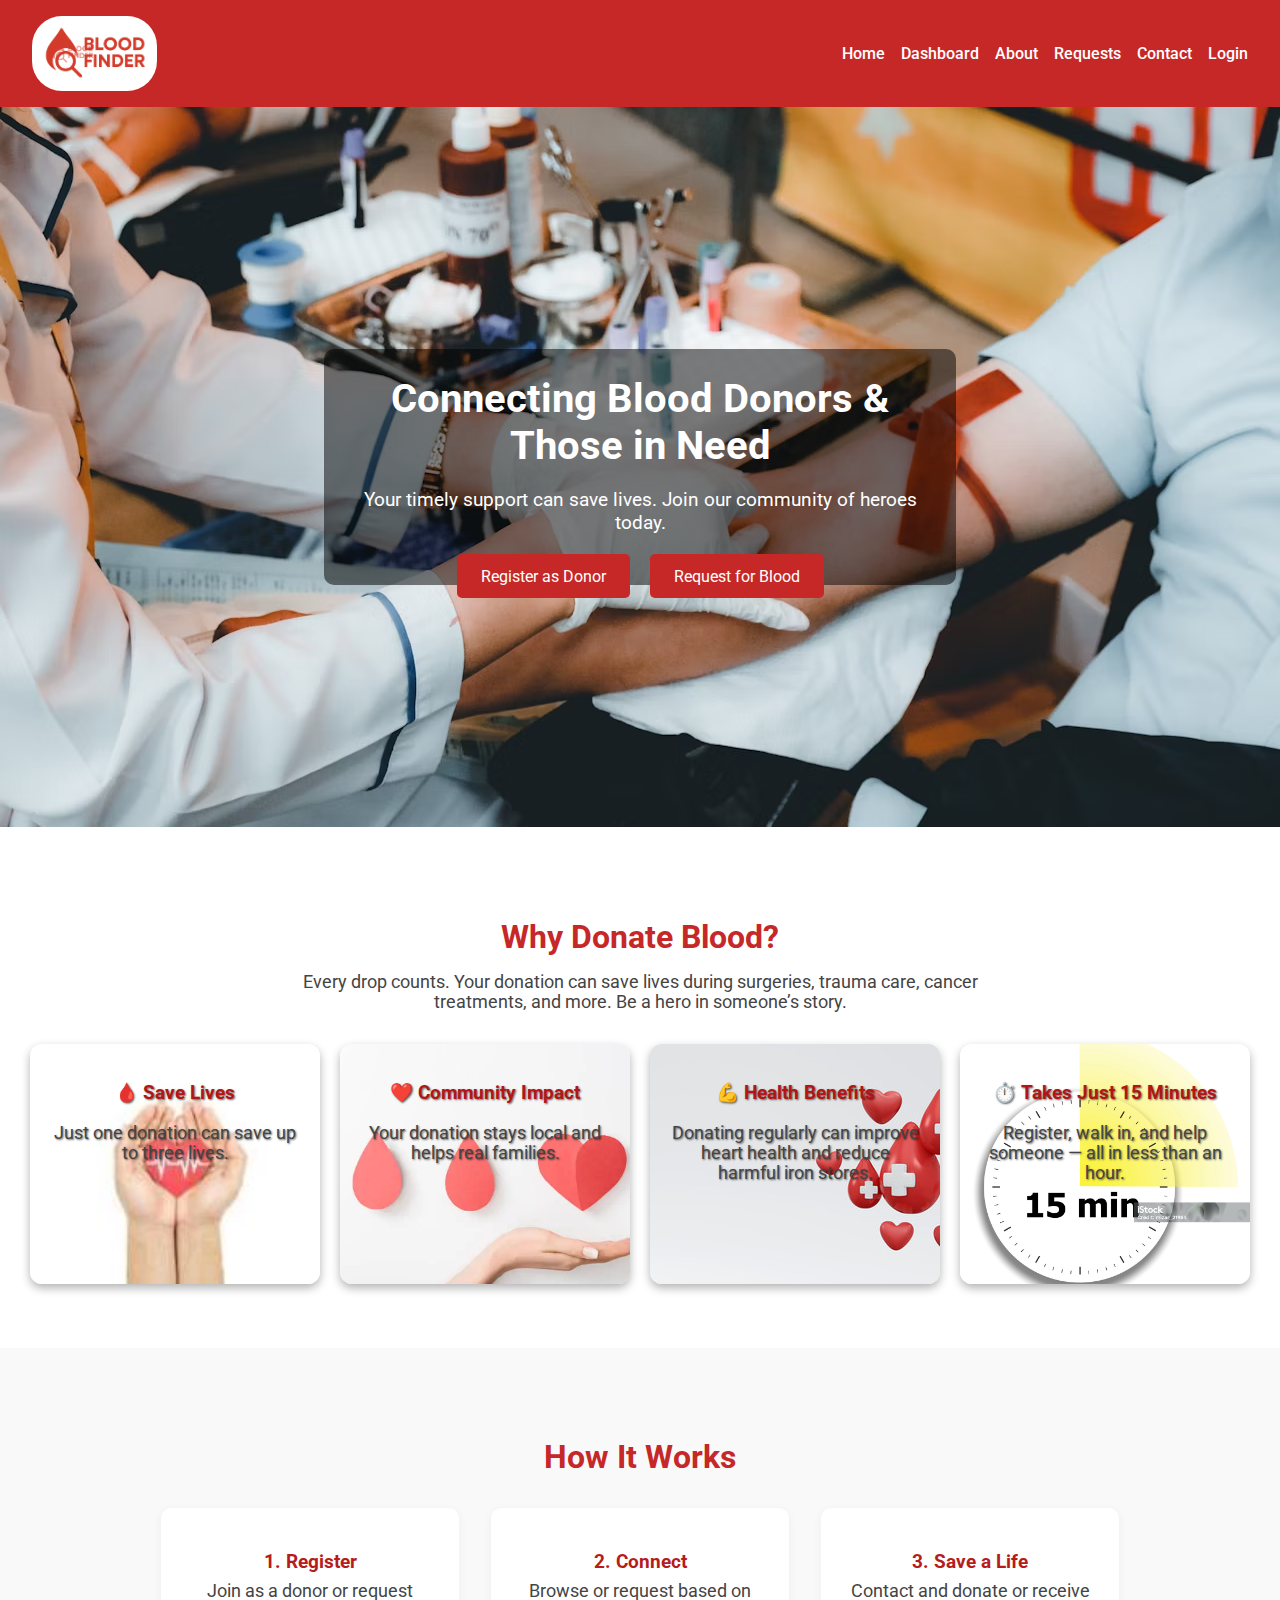
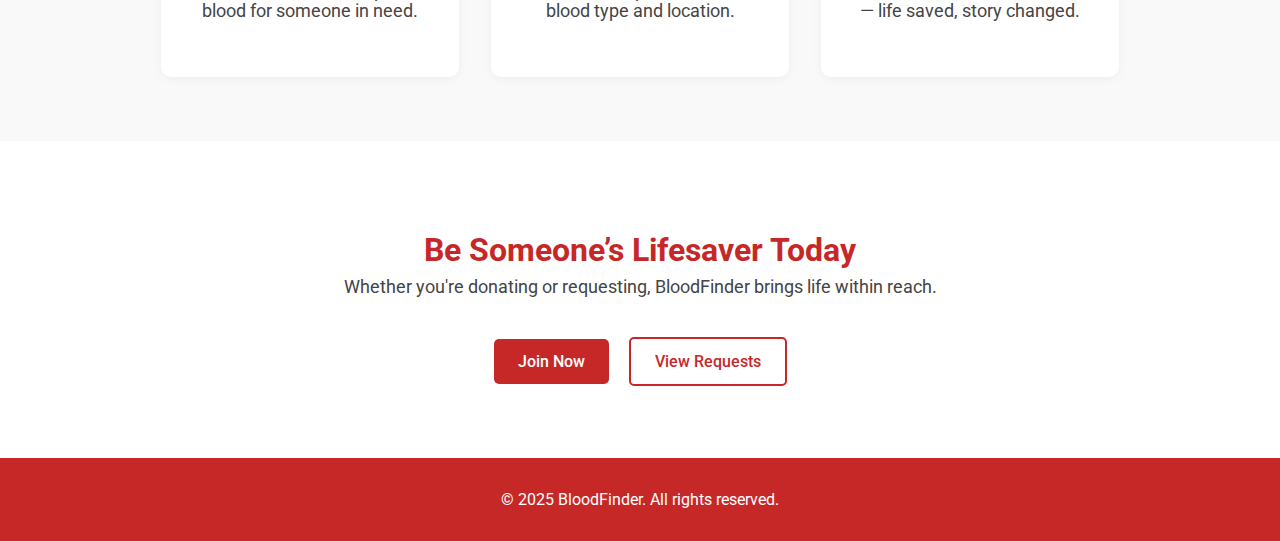
<file: index.html>
<!DOCTYPE html>
<html lang="en">
<head>
  <meta charset="UTF-8" />
  <meta name="viewport" content="width=device-width, initial-scale=1.0"/>
  <title>Community Blood Donor Finder</title>
  <link rel="stylesheet" href="css/styles.css"/>
  <link href="https://fonts.googleapis.com/css2?family=Roboto:wght@400;700&display=swap" rel="stylesheet">
</head>
<body>
  <header>
  <nav class="navbar container">
  <div class="logo">
  <a href="index.html">
    <img src="images/logo.png" alt="BloodFinder Logo" class="logo-img"/>
  </a>
</div>
    <ul class="nav-links">
      <li><a href="index.html">Home</a></li>
      <li><a href="dashboard.html">Dashboard</a></li>
      <li><a href="about.html">About</a></li>
      <li><a href="requests.html">Requests</a></li>
      <li><a href="contact.html">Contact</a></li>
      <li><a href="login.html" class="btn-nav">Login</a></li>
    </ul>
  </nav>
</header>

  <section class="hero">
    <div class="hero-content">
      <h1>Connecting Blood Donors & Those in Need</h1>
      <p>Your timely support can save lives. Join our community of heroes today.</p>
      <div class="hero-buttons">
        <a href="register.html" class="btn">Register as Donor</a>
        <a href="post-request.html" class="btn">Request for Blood</a>
      </div>
    </div>
  </section>

  <section class="why-donate section">
  <div class="container">
    <h2>Why Donate Blood?</h2>
    <p>Every drop counts. Your donation can save lives during surgeries, trauma care, cancer treatments, and more. Be a hero in someone’s story.</p>
    
    <div class="cards">
      <div class="card card1">
        <h3>🩸 Save Lives</h3>
        <p>Just one donation can save up to three lives.</p>
      </div>

      <div class="card card2">
        <h3>❤️ Community Impact</h3>
        <p>Your donation stays local and helps real families.</p>
      </div>

       <div class="card card4">
        <h3>💪 Health Benefits</h3>
        <p>Donating regularly can improve heart health and reduce harmful iron stores.</p>
      </div>

      <div class="card card3">
        <h3>⏱️ Takes Just 15 Minutes</h3>
        <p>Register, walk in, and help someone — all in less than an hour.</p>
      </div>
    </div>
  </div>
</section>



<section class="how-it-works section alt-bg">
  <div class="container">
    <h2>How It Works</h2>
    <div class="steps">
      <div class="step">
        <h3>1. Register</h3>
        <p>Join as a donor or request blood for someone in need.</p>
      </div>
      <div class="step">
        <h3>2. Connect</h3>
        <p>Browse or request based on blood type and location.</p>
      </div>
      <div class="step">
        <h3>3. Save a Life</h3>
        <p>Contact and donate or receive — life saved, story changed.</p>
      </div>
    </div>
  </div>
</section>

<section class="cta section">
  <div class="container">
    <h2>Be Someone’s Lifesaver Today</h2>
    <p>Whether you're donating or requesting, BloodFinder brings life within reach.</p>
    <a href="register.html" class="btn">Join Now</a>
    <a href="requests.html" class="btn secondary">View Requests</a>
  </div>
</section>

<footer>
    <p>&copy; 2025 BloodFinder. All rights reserved.</p>
  </footer>
</body>
</html>
</file>
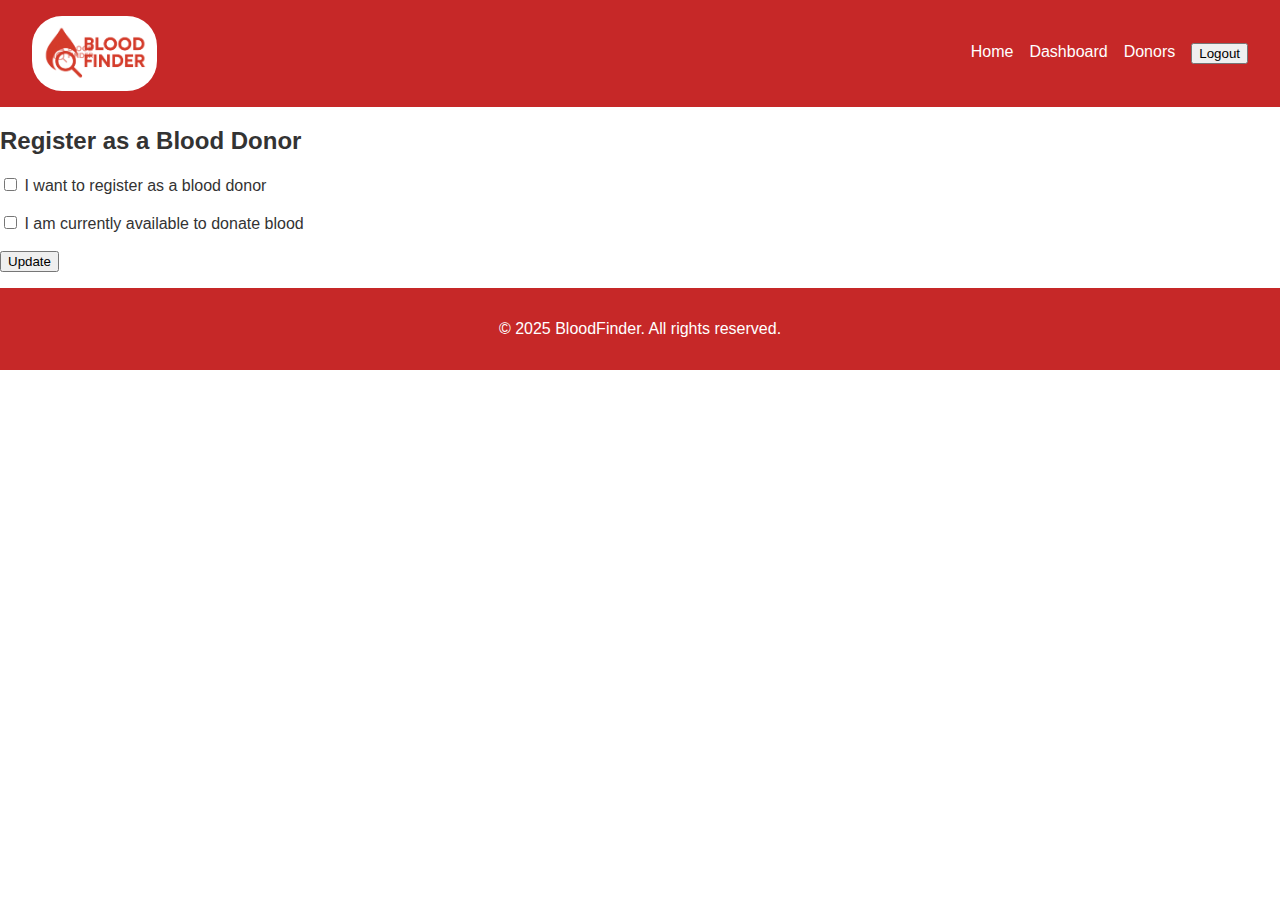
<file: become-donor.htm>
<!-- become-donor.html -->
<!DOCTYPE html>
<html lang="en">
<head>
  <meta charset="UTF-8" />
  <meta name="viewport" content="width=device-width, initial-scale=1.0"/>
  <title>Become a Donor | BloodFinder</title>
  <link rel="stylesheet" href="css/styles.css" />
</head>
<body>

  <!-- Header -->
  <header>
    <nav class="navbar container">
      <div class="logo">
        <a href="index.html"><img src="images/logo.png" alt="Logo" class="logo-img"/></a>
      </div>
      <ul class="nav-links">
        <li><a href="index.html">Home</a></li>
        <li><a href="dashboard.html">Dashboard</a></li>
        <li><a href="donors.html">Donors</a></li>
        <li><button id="logoutBtn" class="btn-nav">Logout</button></li>
      </ul>
    </nav>
  </header>

  <!-- Donor Registration Section -->
  <section class="container">
    <h2>Register as a Blood Donor</h2>
    <form id="donorForm" class="form-card">
      <label>
        <input type="checkbox" id="isDonor" />
        I want to register as a blood donor
      </label><br><br>

      <label>
        <input type="checkbox" id="availability" />
        I am currently available to donate blood
      </label><br><br>

      <button type="submit" class="btn-primary">Update</button>
    </form>

    <p id="responseMessage" class="status-message"></p>
  </section>

  <!-- Footer -->
  <footer>
    <div class="footer-simple container">
      <div class="footer-left">
        <p>&copy; 2025 BloodFinder. All rights reserved.</p>
      </div>
    </div>
  </footer>

  <script src="./js/main.js"></script>
</body>
</html>
</file>
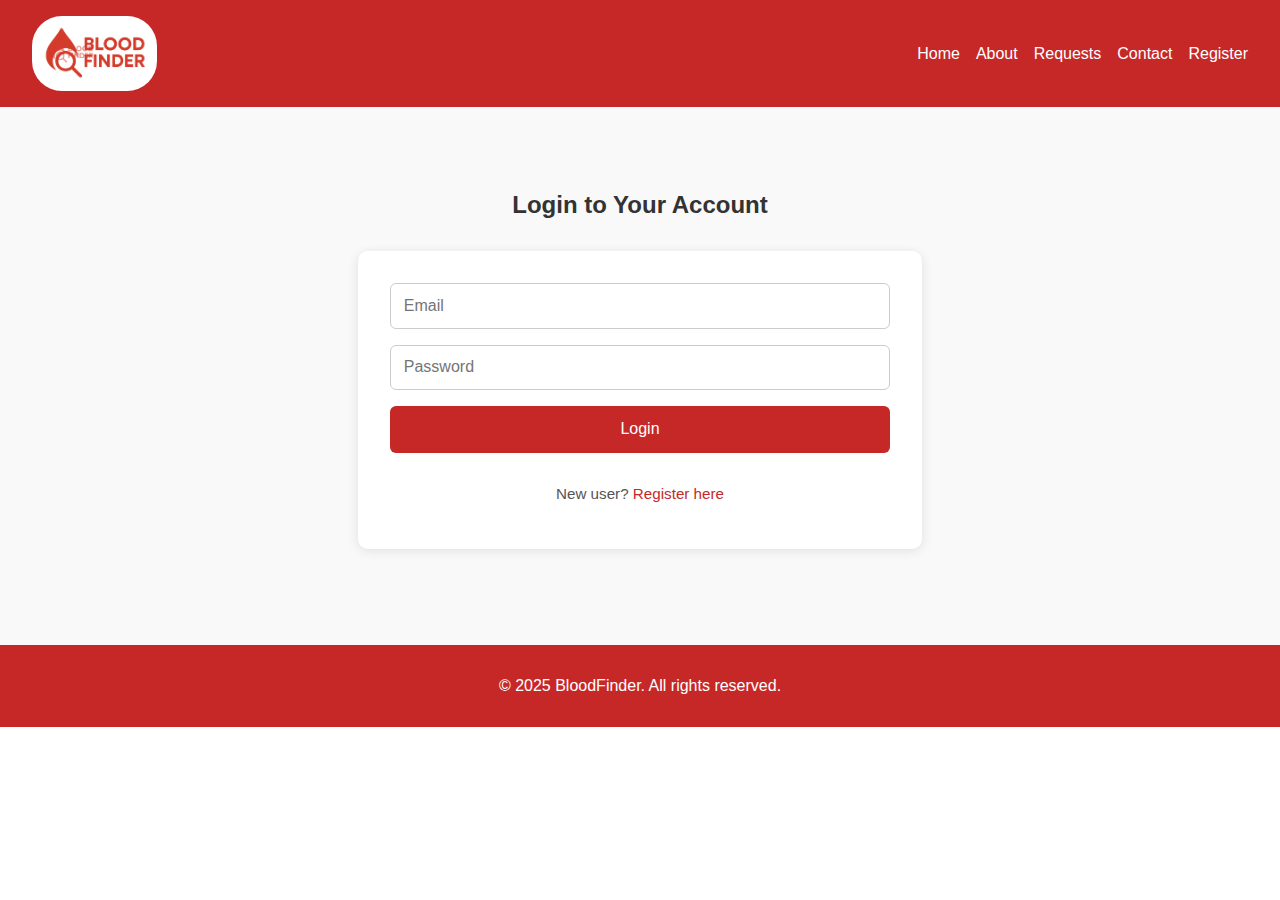
<file: dashboard.html>
<!DOCTYPE html>
<html lang="en">
<head>
  <meta charset="UTF-8" />
  <meta name="viewport" content="width=device-width, initial-scale=1.0"/>
  <title>Dashboard | BloodFinder</title>
  <link rel="stylesheet" href="css/styles.css" />
</head>
<body>

  <!-- Header -->
  <header>
    <nav class="navbar container">
      <div class="logo">
        <a href="index.html"><img src="images/logo.png" alt="Logo" class="logo-img"/></a>
      </div>
      <ul class="nav-links">
        <li><a href="index.html">Home</a></li>
        <li><a href="requests.html">Requests</a></li>
        <li><button id="logoutBtn" class="btn-nav">Logout</button></li>
      </ul>
    </nav>
  </header>

  <!-- Dashboard Content -->
  <section class="form-section">
    <div class="container">
      <h2>Welcome, <span id="username">User</span> 👋</h2>
      <p>Select an action below:</p>

      <div class="dashboard-buttons">
        <a href="post-request.html" class="btn secondary">Post Blood Request</a>
        <a href="requests.html" class="btn">View All Requests</a>
        <a href="donors.html" class="btn">View Donors</a>
      </div>
    </div>
  </section>

  <!-- Footer -->
  <footer>
    <div class="footer-simple container">
      <div class="footer-left">
        <p>&copy; 2025 BloodFinder. All rights reserved.</p>
      </div>
    </div>
  </footer>

  <!-- Always include script at end -->
  <script src="./js/main.js"></script>
</body>
</html>
</file>
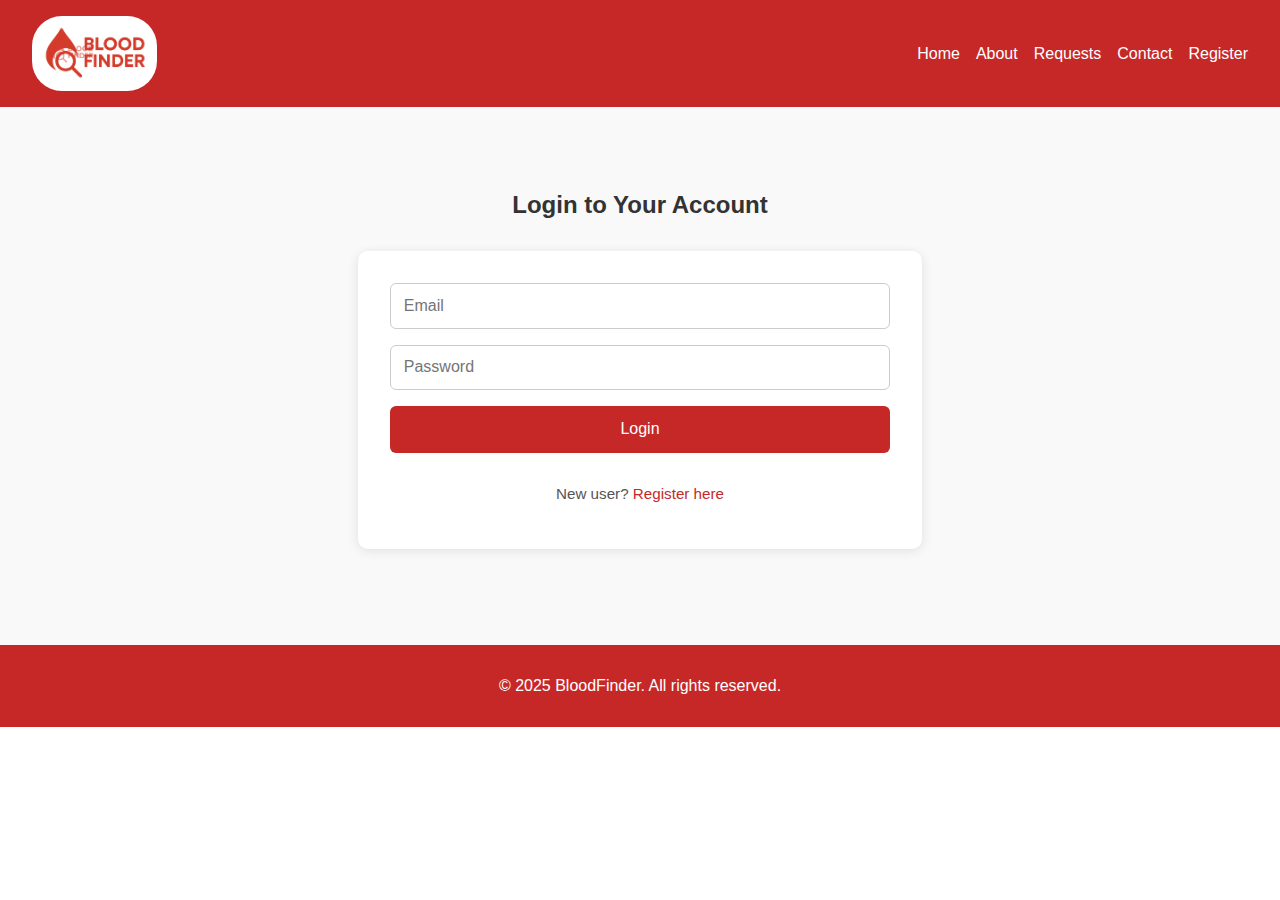
<file: login.html>
<!DOCTYPE html>
<html lang="en">
<head>
  <meta charset="UTF-8" />
  <meta name="viewport" content="width=device-width, initial-scale=1.0"/>
  <title>Login | BloodFinder</title>
  <link rel="stylesheet" href="css/styles.css" />
</head>
<body>

  <!-- Header -->
  <header>
    <nav class="navbar container">
      <div class="logo">
        <a href="index.html"><img src="images/logo.png" alt="Logo" class="logo-img"/></a>
      </div>
      <ul class="nav-links">
        <li><a href="index.html">Home</a></li>
        <li><a href="about.html">About</a></li>
        <li><a href="requests.html">Requests</a></li>
        <li><a href="contact.html">Contact</a></li>
        <li><a href="register.html" class="btn-nav">Register</a></li>
      </ul>
    </nav>
  </header>

  <!-- Login Form -->
  <section class="form-section">
    <div class="container">
      <h2>Login to Your Account</h2>
      <form id="loginForm" class="form-box">
  <input type="email" placeholder="Email" id="email" required />
  <input type="password" placeholder="Password" id="password" required />
  <button type="submit" class="btn">Login</button>
  <p class="form-link">New user? <a href="register.html">Register here</a></p>
</form>

    </div>
  </section>

  <!-- Footer -->
  <footer>
    <div class="footer-simple container">
      <div class="footer-left">
        <p>&copy; 2025 BloodFinder. All rights reserved.</p>
      </div>    
    </div>
  </footer>

  <script src="./js/main.js"></script>
</body>
</html>
</file>
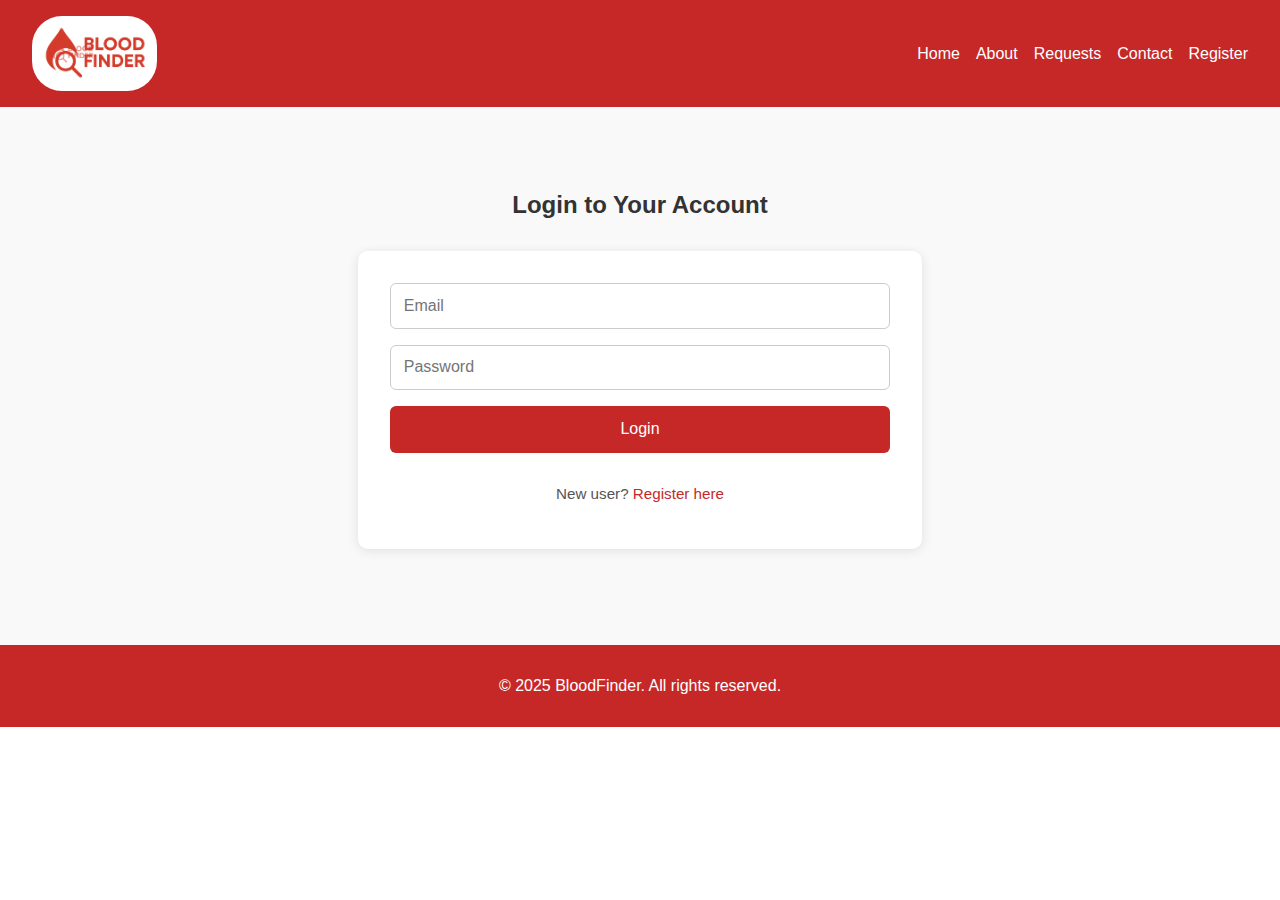
<file: post-request.html>
<!DOCTYPE html>
<html lang="en">
<head>
  <meta charset="UTF-8" />
  <meta name="viewport" content="width=device-width, initial-scale=1.0"/>
  <title>Post Blood Request | BloodFinder</title>
  <link rel="stylesheet" href="css/styles.css" />
</head>
<body>

  <!-- Header -->
  <header>
    <nav class="navbar container">
      <div class="logo">
        <a href="index.html"><img src="images/logo.png" alt="Logo" class="logo-img"/></a>
      </div>
      <ul class="nav-links">
        <li><a href="index.html">Home</a></li>
        <li><a href="dashboard.html">Dashboard</a></li>
        <!-- <li><a href="requests.html">View Requests</a></li> -->
        <li><button id="logoutBtn" class="btn-nav">Logout</button></li>
      </ul>
    </nav>
  </header>

  <!-- Form Section -->
  <section class="form-section">
    <div class="container">
      <h2>Post a Blood Request</h2>
      <form id="requestForm" class="form-box">
        <input type="text" id="patientName" placeholder="Patient's Full Name" required />
        <input type="text" id="hospital" placeholder="Hospital / Address" required />
        <input type="text" id="location" placeholder="City or District" required />

        <select id="bloodGroup" required>
          <option value="">Select Blood Group</option>
          <option value="A+">A+</option>
          <option value="A-">A-</option>
          <option value="B+">B+</option>
          <option value="B-">B-</option>
          <option value="O+">O+</option>
          <option value="O-">O-</option>
          <option value="AB+">AB+</option>
          <option value="AB-">AB-</option>
        </select>

        <input type="number" id="units" placeholder="Number of Units Needed" min="1" required />
        <input type="date" id="requiredDate" required />
        <textarea id="reason" rows="3" placeholder="Optional message or details"></textarea>

        <button type="submit" class="btn">Submit Request</button>
      </form>
    </div>
  </section>

  <!-- Footer -->
  <footer>
    <div class="footer-simple container">
      <div class="footer-left">
        <p>&copy; 2025 BloodFinder. All rights reserved.</p>
      </div>
    </div>
  </footer>

  <script src="./js/main.js"></script>
</body>
</html>
</file>
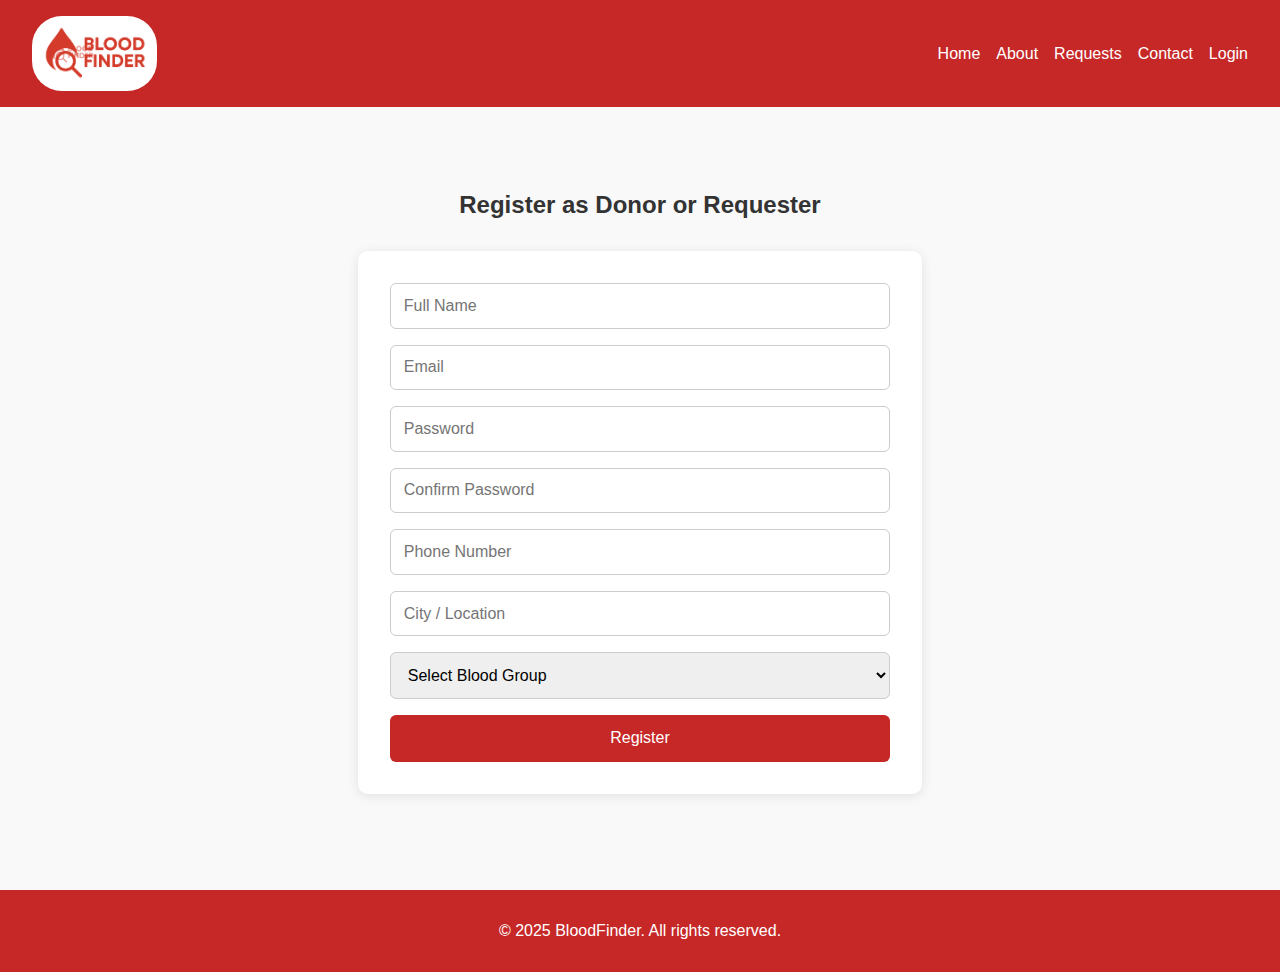
<file: register.html>
<!DOCTYPE html>
<html lang="en">
<head>
  <meta charset="UTF-8" />
  <meta name="viewport" content="width=device-width, initial-scale=1.0"/>
  <title>Register | BloodFinder</title>
  <link rel="stylesheet" href="css/styles.css" />
</head>
<body>

  <!-- Header -->
  <header>
    <nav class="navbar container">
      <div class="logo">
        <a href="index.html"><img src="images/logo.png" alt="Logo" class="logo-img"/></a>
      </div>
      <ul class="nav-links">
        <li><a href="index.html">Home</a></li>
        <li><a href="about.html">About</a></li>
        <li><a href="requests.html">Requests</a></li>
        <li><a href="contact.html">Contact</a></li>
        <li><a href="login.html" class="btn-nav">Login</a></li>
      </ul>
    </nav>
  </header>

  <!-- Register Form -->
  <section class="form-section">
    <div class="container">
      <h2>Register as Donor or Requester</h2>
      <form id="registerForm" class="form-box">
        <input type="text" placeholder="Full Name" id="name" required />
        <input type="email" placeholder="Email" id="email" required />
        <input type="password" placeholder="Password" id="password" required />
        <input type="password" placeholder="Confirm Password" id="confirmPassword" required />
        <input type="tel" placeholder="Phone Number" id="phone" required />
        <input type="text" placeholder="City / Location" id="location" required />

        <select id="bloodGroup" required>
          <option value="">Select Blood Group</option>
          <option value="A+">A+</option>
          <option value="A-">A-</option>
          <option value="B+">B+</option>
          <option value="B-">B-</option>
          <option value="O+">O+</option>
          <option value="O-">O-</option>
          <option value="AB+">AB+</option>
          <option value="AB-">AB-</option>
        </select>

        <button type="submit" class="btn">Register</button>
      </form>
    </div>
  </section>

  <!-- Footer -->
  <footer>
    <div class="footer-simple container">
      <div class="footer-left">
        <p>&copy; 2025 BloodFinder. All rights reserved.</p>
      </div>
    </div>
  </footer>

  <!-- JS script -->
  <script src="./js/main.js" defer></script>
</body>
</html>
</file>
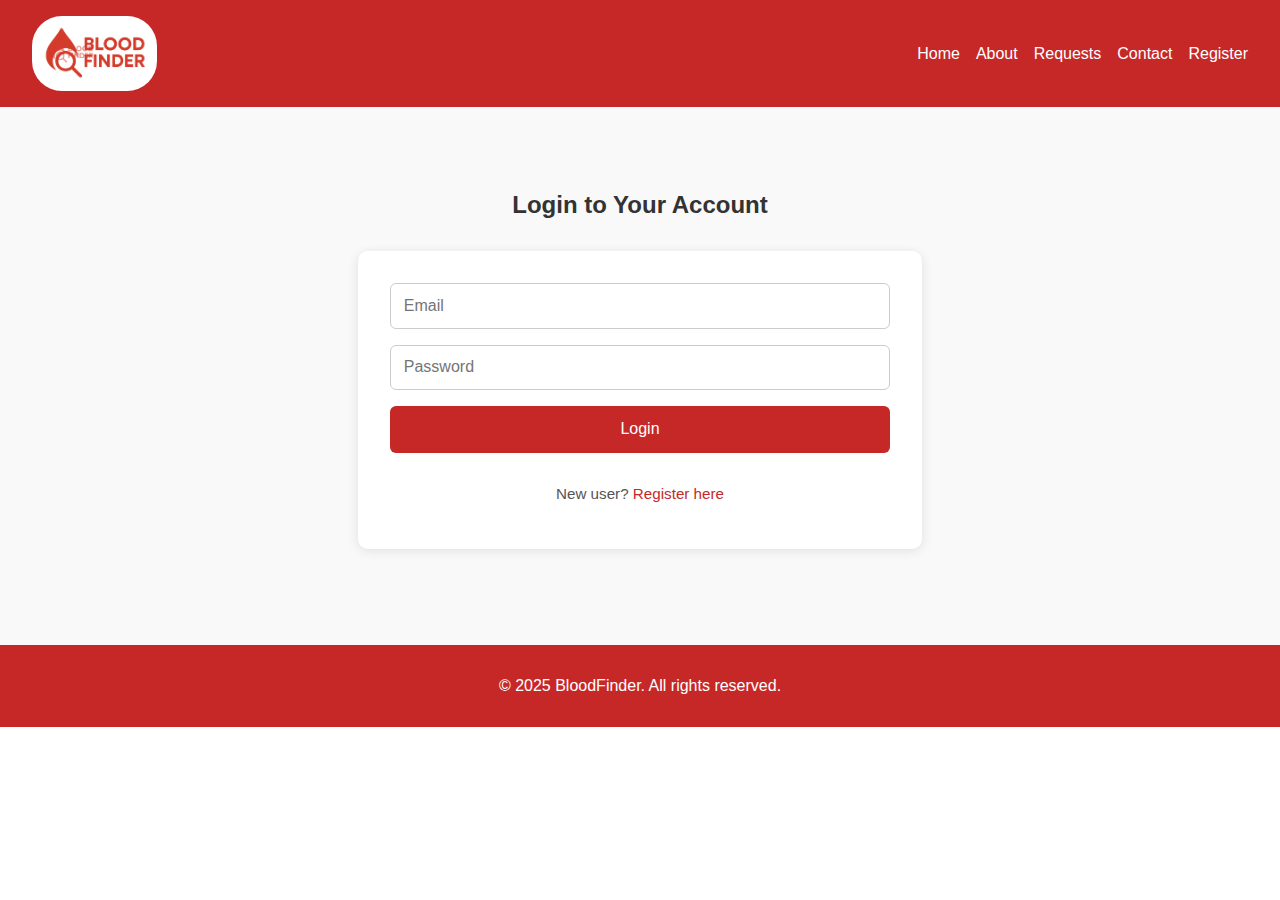
<file: requests.html>
<!-- requests.html -->
<!DOCTYPE html>
<html lang="en">
<head>
  <meta charset="UTF-8" />
  <meta name="viewport" content="width=device-width, initial-scale=1.0"/>
  <title>Blood Requests | BloodFinder</title>
  <link rel="stylesheet" href="css/styles.css" />
  <link rel="stylesheet" href="https://cdn.jsdelivr.net/npm/bootstrap-icons@1.10.5/font/bootstrap-icons.css">

</head>
<body>

  <!-- Header -->
  <header>
    <nav class="navbar container">
      <div class="logo">
        <a href="index.html"><img src="images/logo.png" alt="Logo" class="logo-img"/></a>
      </div>
      <ul class="nav-links">
        <li><a href="dashboard.html">Dashboard</a></li>
        <li><a href="post-request.html">Post Request</a></li>
        <li><a href="donors.html">Donors</a></li>
        <li><button id="logoutBtn" class="btn-nav">Logout</button></li>
      </ul>
    </nav>
  </header>

  <!-- Main Content -->
  <section class="container">
    <h2>Active Blood Requests</h2>
    <div id="requestList" class="card-grid"></div>
  </section>

  <!-- Footer -->
  <footer>
    <div class="footer-simple container">
      <div class="footer-left">
        <p>&copy; 2025 BloodFinder. All rights reserved.</p>
      </div>
    </div>
  </footer>

  <script src="./js/main.js"></script>
</body>
</html>
</file>
<file: css/styles.css>
body {
  margin: 0;
  font-family: 'Roboto', sans-serif;
  color: #333;
}

.navbar {
  display: flex;
  justify-content: space-between;
  align-items: center;
  background: #c62828;
  color: #fff;
  padding: 1rem 2rem;
}

.logo-img {
  height: 75px; /* adjust height as needed */
  object-fit: contain;
  vertical-align: middle;
  border-radius: 30px;
}


.nav-links {
  list-style: none;
  display: flex;
  gap: 1rem;
}

.nav-links li a {
  color: #fff;
  text-decoration: none;
  font-weight: 500;
  transition: color 0.3s;
}

.nav-links li a:hover {
  color: #ffebee;
}

.hero {
  height: 80vh;
 background-image: url('../images/hero.avif');
  display: flex;
  justify-content: center;
  align-items: center;
  text-align: center;
  color: #fff;
}

.hero-content {
  max-width: 600px;
  padding: 0 1rem;
  background-color: rgba(0,0,0,0.5);
  border-radius: 10px;
}

.hero h1 {
  font-size: 2.5rem;
  margin-bottom: 1rem;
}

.hero p {
  font-size: 1.2rem;
  margin-bottom: 2rem;
}

.hero-buttons .btn {
  background: #c62828;
  color: #fff;
  padding: 0.8rem 1.5rem;
  margin: 0 0.5rem;
  text-decoration: none;
  border-radius: 5px;
  transition: background 0.3s;
}

.hero-buttons .btn:hover {
  background: #b71c1c;
}
.section {
  padding: 4rem 0;
  text-align: center;
}

.section h2 {
  font-size: 2rem;
  color: #c62828;
  margin-bottom: 1rem;
}

.section p {
  font-size: 1.1rem;
  color: #444;
  max-width: 700px;
  margin: 0 auto 2rem;
}

.alt-bg {
  background-color: #f9f9f9;
}

/* Cards */
.cards {
  display: flex;
  flex-wrap: wrap;
  gap: 20px;
  justify-content: center;
}

.card {
  color: rgb(177, 21, 21);
  border-radius: 12px;
  padding: 20px;
  min-height: 200px;
  width: 250px;
  background-size: cover;
  background-position: center;
  box-shadow: 0 4px 10px rgba(0, 0, 0, 0.3);
  text-shadow: 1px 1px 2px rgba(0,0,0,0.6);
}

/* 🎨 Individual card backgrounds */
.card1 {
  background-image: url('../images/save-lives.jpeg');
}

.card2 {
  background-image: url('../images/community-impact.webp');
}

.card3 {
  background-image: url('../images/quick-donation.jpg');
}

.card4 {
  background-image: url('../images/health-benefits.jpg');
}


/* Steps */
.steps {
  display: flex;
  justify-content: center;
  flex-wrap: wrap;
  gap: 2rem;
  margin-top: 2rem;
}

.step {
  flex: 1;
  max-width: 250px;
  background: white;
  padding: 1.5rem;
  border-radius: 10px;
  box-shadow: 0 2px 10px rgba(0,0,0,0.05);
}

/* CTA Section */
.cta h2 {
  font-size: 2rem;
  margin-bottom: 0.5rem;
}

.cta .btn {
  display: inline-block;
  margin: 0.5rem;
  padding: 0.8rem 1.5rem;
  background: #c62828;
  color: #fff;
  text-decoration: none;
  border-radius: 5px;
  font-weight: 500;
}

.cta .btn.secondary {
  background: #fff;
  color: #c62828;
  border: 2px solid #c62828;
}

.cta .btn:hover {
  background: #b71c1c;
}

.cta .btn.secondary:hover {
  background: #c62828;
  color: white;
}

/* Register */

.form-section {
  padding: 4rem 0;
  background: #f9f9f9;
  text-align: center;
}

.form-box {
  max-width: 500px;
  margin: 2rem auto;
  background: #fff;
  padding: 2rem;
  border-radius: 10px;
  box-shadow: 0 2px 12px rgba(0,0,0,0.1);
  display: flex;
  flex-direction: column;
  gap: 1rem;
}

.form-box input,
.form-box select {
  padding: 0.8rem;
  border: 1px solid #ccc;
  border-radius: 6px;
  font-size: 1rem;
}

.form-box .btn {
  background: #c62828;
  color: white;
  border: none;
  padding: 0.9rem;
  border-radius: 6px;
  font-size: 1rem;
  cursor: pointer;
  transition: background 0.3s ease;
}

.form-box .btn:hover {
  background: #b71c1c;
}

/* Login */

.form-link {
  margin-top: 1rem;
  font-size: 0.95rem;
  color: #555;
}

.form-link a {
  color: #c62828;
  text-decoration: none;
  font-weight: 500;
}

.form-link a:hover {
  text-decoration: underline;
}

/* Dashboard */
.dashboard-buttons {
  display: flex;
  flex-direction: column;
  gap: 1rem;
  max-width: 300px;
  margin: 2rem auto;
}

.dashboard-buttons .btn {
  padding: 0.9rem;
  font-size: 1rem;
  text-align: center;
  border-radius: 6px;
  background: #c62828;
  color: white;
  text-decoration: none;
  transition: background 0.3s;
}

.dashboard-buttons .btn:hover {
  background: #b71c1c;
}

.dashboard-buttons .btn.secondary {
  background: #fff;
  color: #c62828;
  border: 2px solid #c62828;
}

.dashboard-buttons .btn.secondary:hover {
  background: #c62828;
  color: white;
}

/* Requests */

.request-card {
  border: 1px solid #ccc;
  padding: 1rem;
  margin: 1rem auto;
  max-width: 500px;
  border-radius: 8px;
  background-color: #fff3f3;
}

/* About Page Specific Styles */
.about-hero {
  background: url('../images/hero.avif') center/cover no-repeat;
  color: white;
  padding: 5rem 1rem;
  text-align: center;
  background-blend-mode: darken;
  background-color: rgba(0,0,0,0.6);
}

.about-hero h1 {
  font-size: 2.8rem;
  margin-bottom: 1rem;
}

.about-hero p {
  font-size: 1.2rem;
  max-width: 600px;
  margin: 0 auto;
  color: #fff;
}

.about-section {
  padding: 4rem 1rem;
  text-align: center;
}

.about-section h2 {
  color: #c62828;
  font-size: 2rem;
  margin-bottom: 1rem;
}

.about-section p {
  color: #555;
  font-size: 1.1rem;
  max-width: 800px;
  margin: 0 auto;
}

.about-section.alt-bg {
  background-color: #f9f9f9;
}

.about-list {
  list-style: none;
  padding: 0;
  max-width: 700px;
  margin: 2rem auto 0;
}

.about-list li {
  background: #fff;
  padding: 1rem 1.2rem;
  margin-bottom: 1rem;
  border-radius: 8px;
  font-size: 1rem;
  box-shadow: 0 2px 8px rgba(0,0,0,0.05);
  text-align: left;
}

/* Steps styling reused */
.steps {
  display: flex;
  justify-content: center;
  flex-wrap: wrap;
  gap: 2rem;
  margin-top: 2rem;
}

.step {
  flex: 1;
  max-width: 250px;
  background: white;
  padding: 1.5rem;
  border-radius: 10px;
  box-shadow: 0 2px 10px rgba(0,0,0,0.05);
}

.step h3 {
  color: #b71c1c;
  margin-bottom: 0.5rem;
}


/* Contact Page Styles */
.contact-section {
  padding: 4rem 1rem;
  text-align: center;
}

.contact-section h1 {
  color: #c62828;
  font-size: 2.5rem;
  margin-bottom: 1rem;
}

.contact-section .intro {
  font-size: 1.1rem;
  color: #555;
  max-width: 700px;
  margin: 0 auto 2.5rem;
}

.contact-grid {
  display: flex;
  justify-content: space-between;
  flex-wrap: wrap;
  gap: 2rem;
}

.contact-info, .contact-form {
  flex: 1;
  min-width: 300px;
  background: #fff3f3;
  padding: 2rem;
  border-radius: 12px;
  box-shadow: 0 4px 12px rgba(0,0,0,0.05);
  text-align: left;
}

.contact-info h2, .contact-form h2 {
  color: #b71c1c;
  margin-bottom: 1rem;
}

.contact-info p {
  margin: 0.5rem 0;
  color: #444;
  font-size: 1rem;
}

.contact-form input,
.contact-form textarea {
  width: 100%;
  padding: 0.9rem;
  margin-bottom: 1rem;
  border: 1px solid #ccc;
  border-radius: 6px;
  font-size: 1rem;
}

.contact-form .btn {
  width: 100%;
  background: #c62828;
  color: white;
  padding: 0.9rem;
  border: none;
  font-size: 1rem;
  border-radius: 6px;
  cursor: pointer;
}

.contact-form .btn:hover {
  background: #b71c1c;
}

.form-note {
  font-size: 0.9rem;
  color: #666;
  margin-top: 0.5rem;
}

/* FAQ Section */
.faq-section {
  padding: 3rem 1rem;
  background: #f9f9f9;
  text-align: center;
}

.faq-section h2 {
  color: #c62828;
  margin-bottom: 2rem;
}

.faq {
  max-width: 800px;
  margin: 0 auto;
  text-align: left;
}

.faq-item {
  margin-bottom: 1.5rem;
}

.faq-item h3 {
  color: #b71c1c;
  margin-bottom: 0.5rem;
}

.faq-item p {
  color: #555;
  line-height: 1.5;
}

@media (max-width: 768px) {
  .contact-grid {
    flex-direction: column;
    align-items: center;
  }
}


footer {
  text-align: center;
  padding: 1rem;
  background: #c62828;
  color: #fff;
}
</file>
